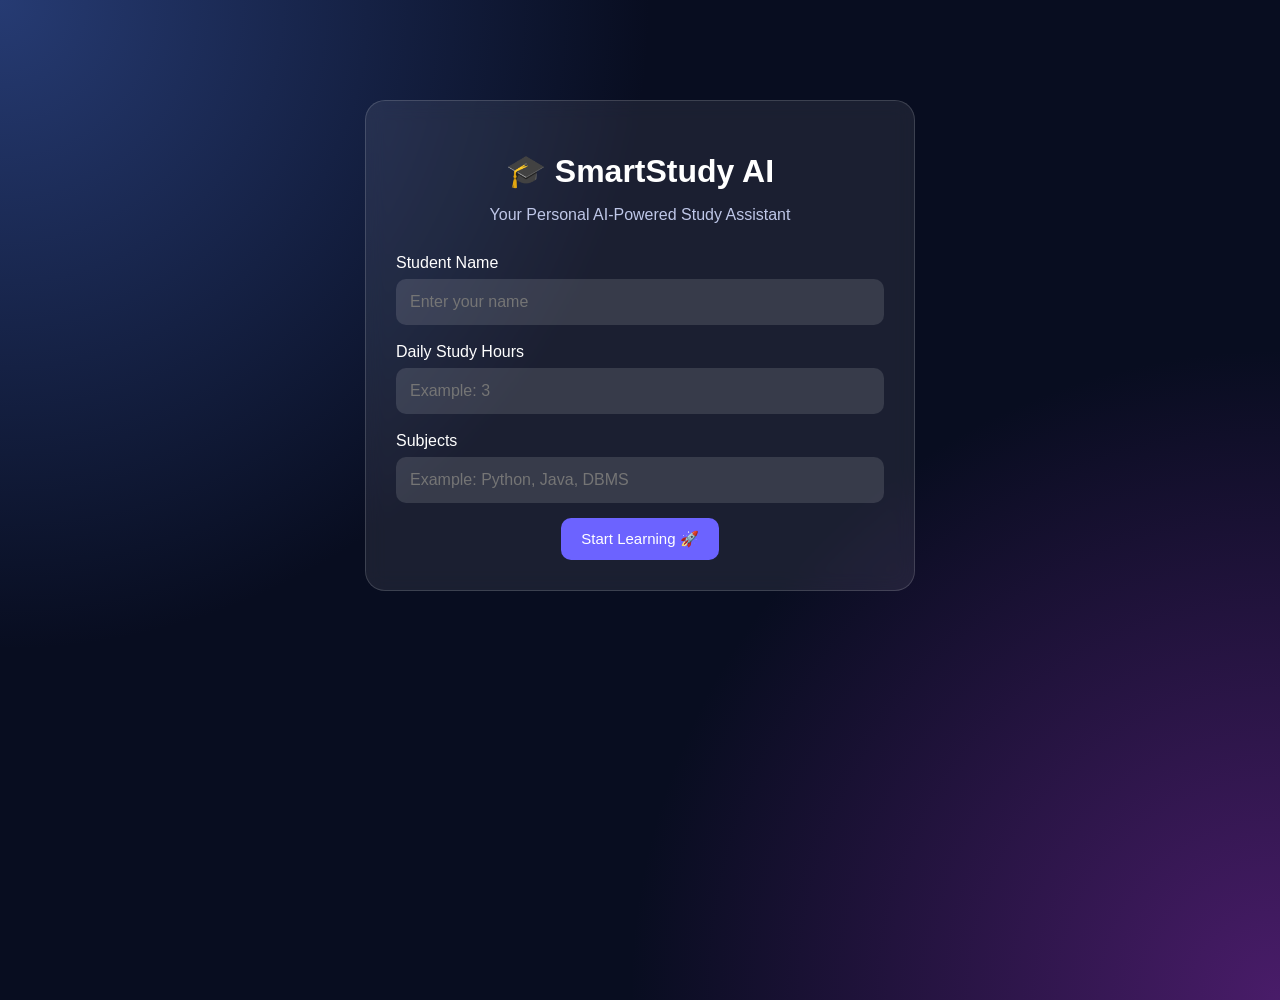
<file: index.html>
<!DOCTYPE html>
<html lang="en">
<head>
    <meta charset="UTF-8">
    <meta name="viewport" content="width=device-width, initial-scale=1.0">
    <title>SmartStudy AI</title>
    <link rel="stylesheet" href="style.css">
</head>

<body>

<div class="container">
    <div class="card welcome-card">

        <h1>🎓 SmartStudy AI</h1>
        <p class="subtitle">
            Your Personal AI-Powered Study Assistant
        </p>

        <label>Student Name</label>
        <input type="text" id="studentName" placeholder="Enter your name">

        <label>Daily Study Hours</label>
        <input type="number" id="studyHours" min="1" max="12"
               placeholder="Example: 3">

        <label>Subjects</label>
        <input type="text" id="subjects"
               placeholder="Example: Python, Java, DBMS">

        <button onclick="startStudy()">Start Learning 🚀</button>

    </div>
</div>

<script>
function startStudy() {

    const name = document.getElementById("studentName").value.trim();
    const hours = document.getElementById("studyHours").value;
    const subjects = document.getElementById("subjects").value.trim();

    if (!name || !hours || !subjects) {
        alert("Please fill all the fields.");
        return;
    }

    localStorage.setItem("studentName", name);
    localStorage.setItem("studyHours", hours);
    localStorage.setItem("subjects", subjects);

    localStorage.setItem("progress", "0");
    localStorage.setItem("quizScore", "0");

    window.location.href = "dashboard.html";
}
</script>

</body>
</html>
</file>
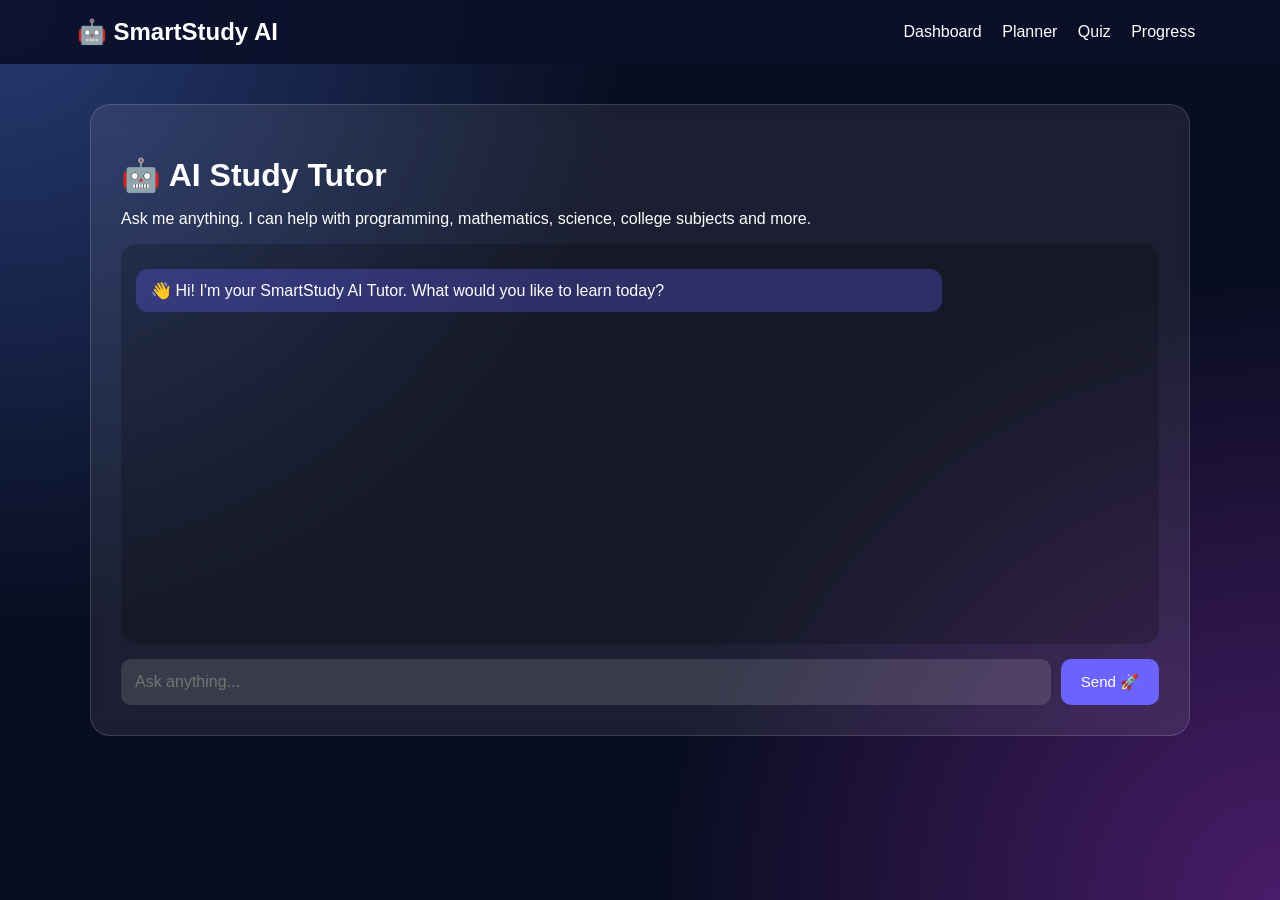
<file: chatbot.html>
<!DOCTYPE html>
<html lang="en">

<head>
    <meta charset="UTF-8">
    <meta name="viewport" content="width=device-width, initial-scale=1.0">

    <title>SmartStudy AI Tutor</title>

    <link rel="stylesheet" href="style.css">
</head>

<body>

<nav>

    <h2>🤖 SmartStudy AI</h2>

    <div>
        <a href="dashboard.html">Dashboard</a>
        <a href="planner.html">Planner</a>
        <a href="quiz.html">Quiz</a>
        <a href="progress.html">Progress</a>
    </div>

</nav>


<div class="container">

    <div class="card chatbot">

        <h1>🤖 AI Study Tutor</h1>

        <p>
            Ask me anything. I can help with programming,
            mathematics, science, college subjects and more.
        </p>


        <div id="chatBox">

            <div class="bot-message">
                👋 Hi! I'm your SmartStudy AI Tutor.
                What would you like to learn today?
            </div>

        </div>


        <div class="chat-input">

            <input
                type="text"
                id="userMessage"
                placeholder="Ask anything..."
                onkeydown="handleEnter(event)"
            >

            <button onclick="sendMessage()">
                Send 🚀
            </button>

        </div>

    </div>

</div>


<script>

async function sendMessage() {

    const input = document.getElementById("userMessage");

    const message = input.value.trim();

    if (!message) {
        return;
    }


    const chatBox = document.getElementById("chatBox");


    // Show user message

    chatBox.innerHTML += `
        <div class="user-message">
            ${escapeHTML(message)}
        </div>
    `;


    input.value = "";


    // Show loading

    const loading = document.createElement("div");

    loading.className = "bot-message";

    loading.id = "loading";

    loading.textContent = "🤖 Thinking...";

    chatBox.appendChild(loading);


    chatBox.scrollTop = chatBox.scrollHeight;


    try {

        const response = await fetch("/api/chat", {

            method: "POST",

            headers: {
                "Content-Type": "application/json"
            },

            body: JSON.stringify({
                message: message
            })

        });


        const contentType = response.headers.get("content-type") || "";
        if (!contentType.includes("application/json")) {
            throw new Error("The Python API is not serving this page. Start server.py and open http://127.0.0.1:5000/chatbot.html.");
        }

        const data = await response.json();
        if (!response.ok) {
            throw new Error(data.error || "The AI service request failed.");
        }

        loading.remove();

        chatBox.innerHTML += `
            <div class="bot-message">
                🤖 ${formatAnswer(data.reply || "No response was returned.")}
            </div>
        `;


    } catch (error) {

        loading.remove();

        const errorMessage = error instanceof TypeError
            ? "Cannot reach the Python server. Start it with python server.py, then open http://127.0.0.1:5000/chatbot.html."
            : error.message;
        const errorBubble = document.createElement("div");
        errorBubble.className = "bot-message";
        errorBubble.textContent = `❌ ${errorMessage}`;
        chatBox.appendChild(errorBubble);

    }


    chatBox.scrollTop = chatBox.scrollHeight;
}


function handleEnter(event) {

    if (event.key === "Enter") {
        sendMessage();
    }

}


function escapeHTML(text) {

    const div = document.createElement("div");

    div.textContent = text;

    return div.innerHTML;

}


function formatAnswer(text) {

    return escapeHTML(text)
        .replace(/\n/g, "<br>");

}

</script>

</body>

</html>
</file>
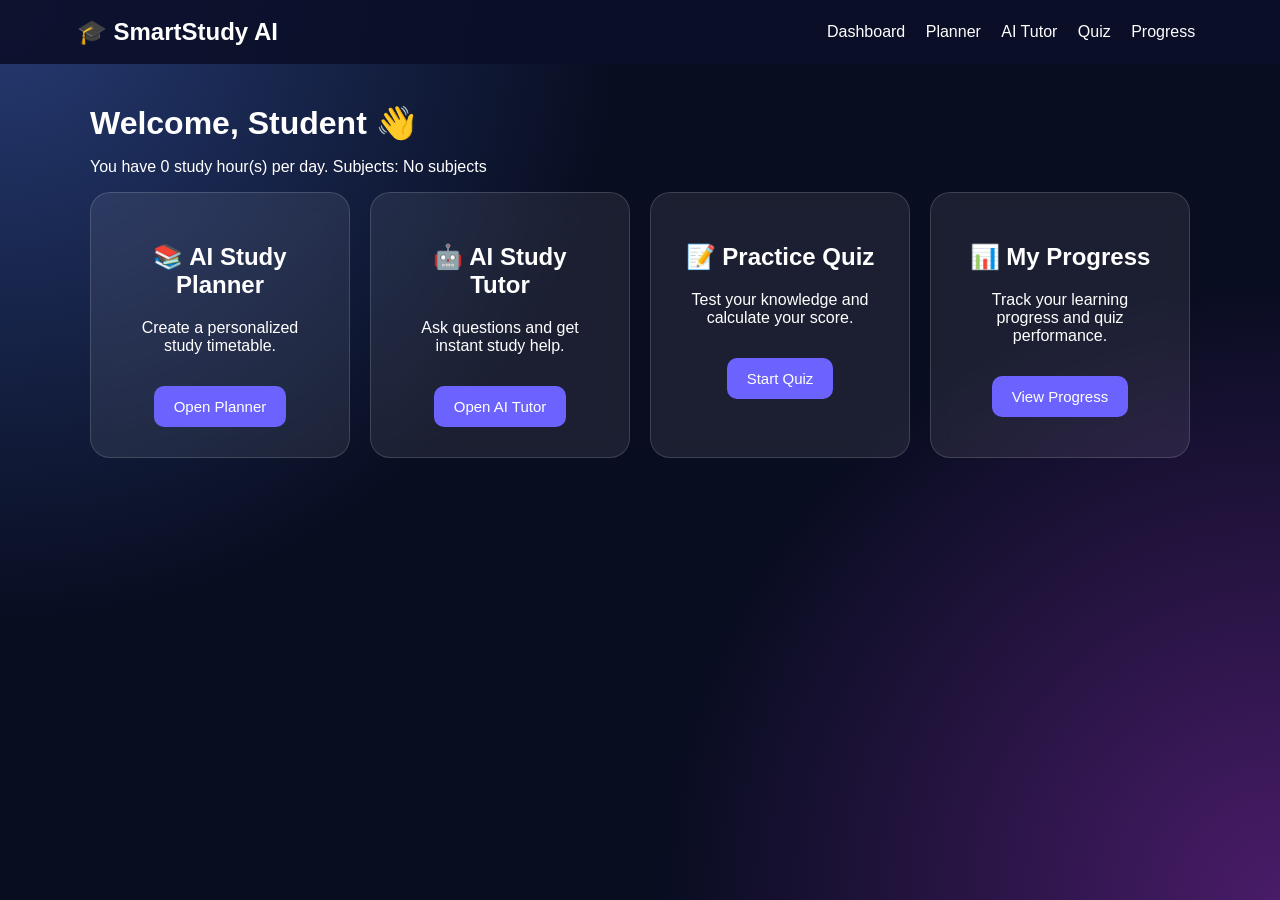
<file: dashboard.html>
<!DOCTYPE html>
<html lang="en">
<head>
    <meta charset="UTF-8">
    <meta name="viewport" content="width=device-width, initial-scale=1.0">
    <title>SmartStudy AI - Dashboard</title>
    <link rel="stylesheet" href="style.css">
</head>

<body>

<nav>
    <h2>🎓 SmartStudy AI</h2>

    <div>
        <a href="dashboard.html">Dashboard</a>
        <a href="planner.html">Planner</a>
        <a href="chatbot.html">AI Tutor</a>
        <a href="quiz.html">Quiz</a>
        <a href="progress.html">Progress</a>
    </div>
</nav>

<div class="container">

    <h1>Welcome, <span id="name"></span> 👋</h1>

    <p id="studyInfo"></p>

    <div class="grid">

        <div class="feature-card">
            <h2>📚 AI Study Planner</h2>
            <p>Create a personalized study timetable.</p>
            <a href="planner.html">
                <button>Open Planner</button>
            </a>
        </div>

        <div class="feature-card">
            <h2>🤖 AI Study Tutor</h2>
            <p>Ask questions and get instant study help.</p>
            <a href="chatbot.html">
                <button>Open AI Tutor</button>
            </a>
        </div>

        <div class="feature-card">
            <h2>📝 Practice Quiz</h2>
            <p>Test your knowledge and calculate your score.</p>
            <a href="quiz.html">
                <button>Start Quiz</button>
            </a>
        </div>

        <div class="feature-card">
            <h2>📊 My Progress</h2>
            <p>Track your learning progress and quiz performance.</p>
            <a href="progress.html">
                <button>View Progress</button>
            </a>
        </div>

    </div>

</div>

<script>
const name = localStorage.getItem("studentName") || "Student";
const hours = localStorage.getItem("studyHours") || "0";
const subjects = localStorage.getItem("subjects") || "No subjects";

document.getElementById("name").textContent = name;

document.getElementById("studyInfo").textContent =
    "You have " + hours + " study hour(s) per day. Subjects: " + subjects;
</script>

</body>
</html>
</file>
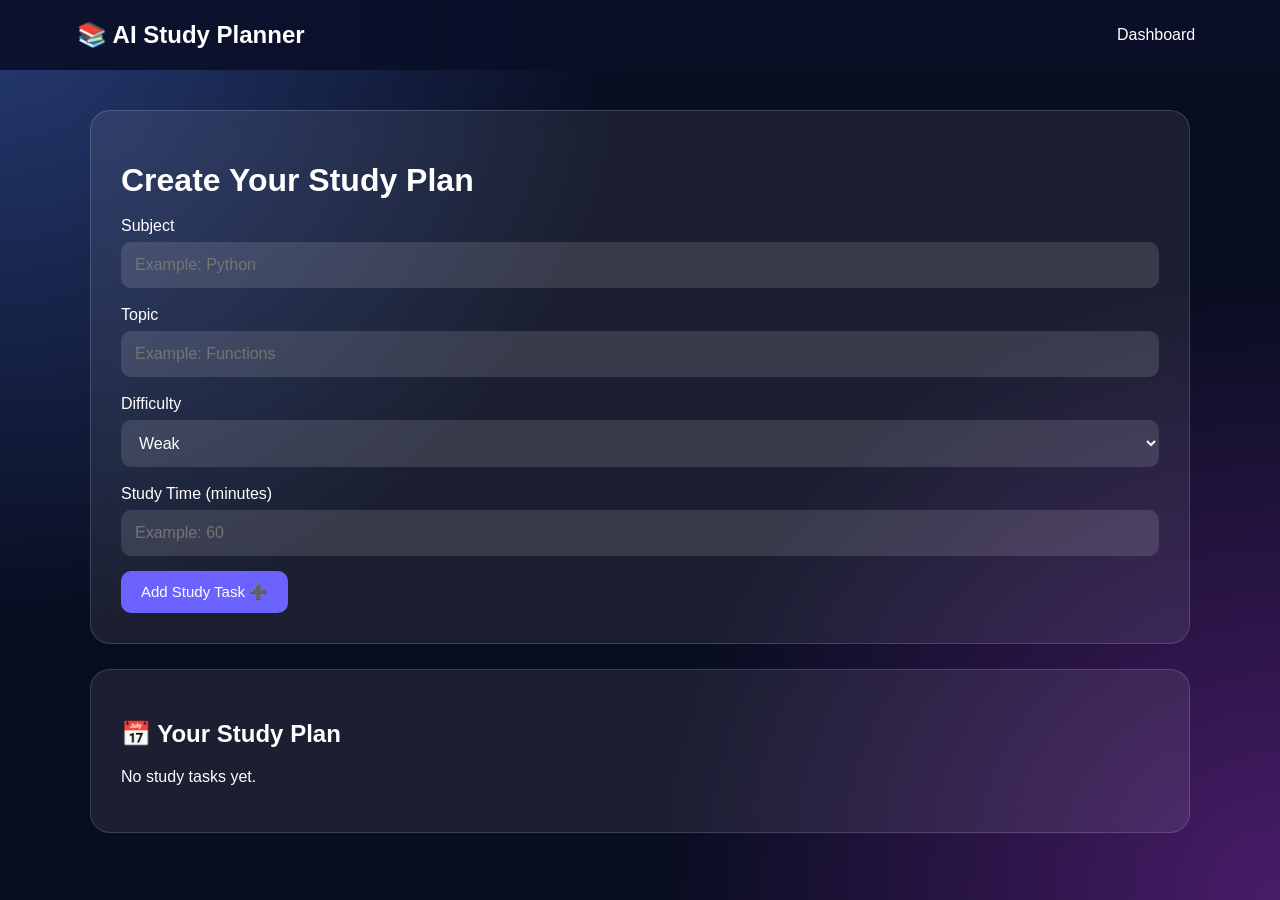
<file: planner.html>
<!DOCTYPE html>
<html lang="en">
<head>
    <meta charset="UTF-8">
    <meta name="viewport" content="width=device-width, initial-scale=1.0">
    <title>AI Study Planner</title>
    <link rel="stylesheet" href="style.css">
</head>

<body>

<nav>
    <h2>📚 AI Study Planner</h2>
    <a href="dashboard.html">Dashboard</a>
</nav>

<div class="container">

    <div class="card">

        <h1>Create Your Study Plan</h1>

        <label>Subject</label>
        <input type="text" id="subject"
               placeholder="Example: Python">

        <label>Topic</label>
        <input type="text" id="topic"
               placeholder="Example: Functions">

        <label>Difficulty</label>
        <select id="difficulty">
            <option value="Weak">Weak</option>
            <option value="Average">Average</option>
            <option value="Strong">Strong</option>
        </select>

        <label>Study Time (minutes)</label>
        <input type="number" id="time"
               placeholder="Example: 60">

        <button onclick="addTask()">Add Study Task ➕</button>

    </div>

    <div class="card">

        <h2>📅 Your Study Plan</h2>

        <div id="plan"></div>

    </div>

</div>

<script>

let tasks = JSON.parse(localStorage.getItem("studyTasks")) || [];

function displayTasks() {

    const plan = document.getElementById("plan");

    if (tasks.length === 0) {
        plan.innerHTML = "<p>No study tasks yet.</p>";
        return;
    }

    plan.innerHTML = "";

    tasks.forEach((task, index) => {

        const div = document.createElement("div");
        div.className = "task";

        div.innerHTML = `
            <h3>${task.subject}</h3>
            <p>📖 Topic: ${task.topic}</p>
            <p>🔥 Difficulty: ${task.difficulty}</p>
            <p>⏱️ Study Time: ${task.time} minutes</p>

            <button onclick="completeTask(${index})">
                ${task.completed ? "✅ Completed" : "Complete"}
            </button>

            <button onclick="deleteTask(${index})">
                🗑️ Delete
            </button>
        `;

        plan.appendChild(div);
    });
}

function addTask() {

    const subject = document.getElementById("subject").value.trim();
    const topic = document.getElementById("topic").value.trim();
    const difficulty = document.getElementById("difficulty").value;
    const time = document.getElementById("time").value;

    if (!subject || !topic || !time) {
        alert("Please fill all fields.");
        return;
    }

    tasks.push({
        subject,
        topic,
        difficulty,
        time,
        completed: false
    });

    localStorage.setItem("studyTasks", JSON.stringify(tasks));

    document.getElementById("subject").value = "";
    document.getElementById("topic").value = "";
    document.getElementById("time").value = "";

    displayTasks();
    updateProgress();
}

function completeTask(index) {

    tasks[index].completed = !tasks[index].completed;

    localStorage.setItem("studyTasks", JSON.stringify(tasks));

    displayTasks();
    updateProgress();
}

function deleteTask(index) {

    tasks.splice(index, 1);

    localStorage.setItem("studyTasks", JSON.stringify(tasks));

    displayTasks();
    updateProgress();
}

function updateProgress() {

    if (tasks.length === 0) {
        localStorage.setItem("progress", "0");
        return;
    }

    const completed = tasks.filter(task => task.completed).length;

    const progress = Math.round(
        (completed / tasks.length) * 100
    );

    localStorage.setItem("progress", progress);
}

displayTasks();

</script>

</body>
</html>
</file>
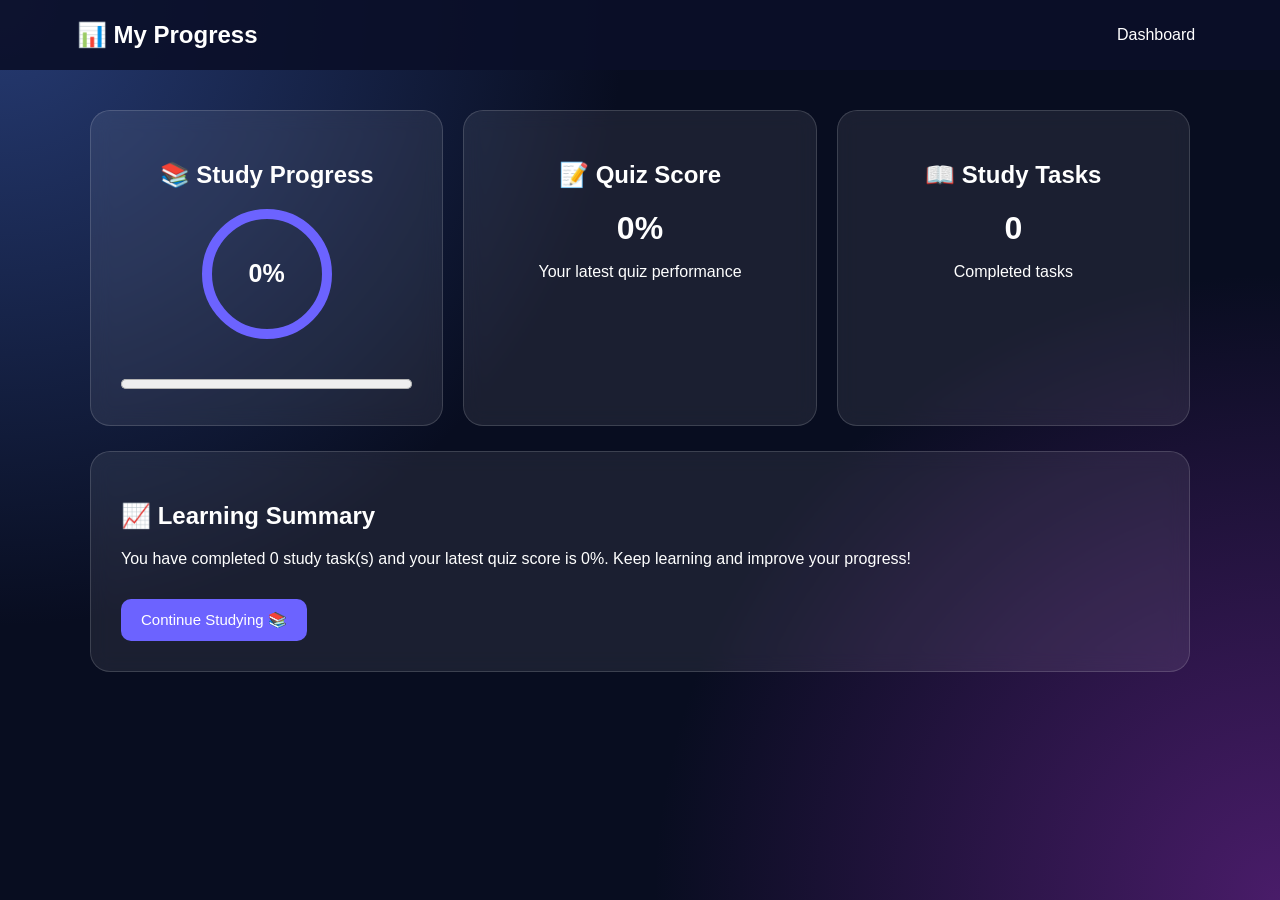
<file: progress.html>
<!DOCTYPE html>
<html lang="en">
<head>
    <meta charset="UTF-8">
    <meta name="viewport" content="width=device-width, initial-scale=1.0">
    <title>My Progress</title>
    <link rel="stylesheet" href="style.css">
</head>

<body>

<nav>
    <h2>📊 My Progress</h2>
    <a href="dashboard.html">Dashboard</a>
</nav>

<div class="container">

    <div class="grid">

        <div class="feature-card">
            <h2>📚 Study Progress</h2>

            <div class="progress-circle">
                <span id="progressText">0%</span>
            </div>

            <progress id="progressBar"
                      value="0"
                      max="100">
            </progress>
        </div>

        <div class="feature-card">
            <h2>📝 Quiz Score</h2>

            <h1 id="quizScore">0%</h1>

            <p>Your latest quiz performance</p>
        </div>

        <div class="feature-card">
            <h2>📖 Study Tasks</h2>

            <h1 id="completedTasks">0</h1>

            <p>Completed tasks</p>
        </div>

    </div>

    <div class="card">

        <h2>📈 Learning Summary</h2>

        <p id="summary"></p>

        <a href="planner.html">
            <button>Continue Studying 📚</button>
        </a>

    </div>

</div>

<script>

const progress =
    Number(localStorage.getItem("progress")) || 0;

const quizScore =
    Number(localStorage.getItem("quizScore")) || 0;

const tasks =
    JSON.parse(localStorage.getItem("studyTasks")) || [];

const completed =
    tasks.filter(task => task.completed).length;

document.getElementById("progressText").textContent =
    progress + "%";

document.getElementById("progressBar").value =
    progress;

document.getElementById("quizScore").textContent =
    quizScore + "%";

document.getElementById("completedTasks").textContent =
    completed;

document.getElementById("summary").textContent =
    `You have completed ${completed} study task(s) and your latest quiz score is ${quizScore}%. Keep learning and improve your progress!`;

</script>

</body>
</html>
</file>
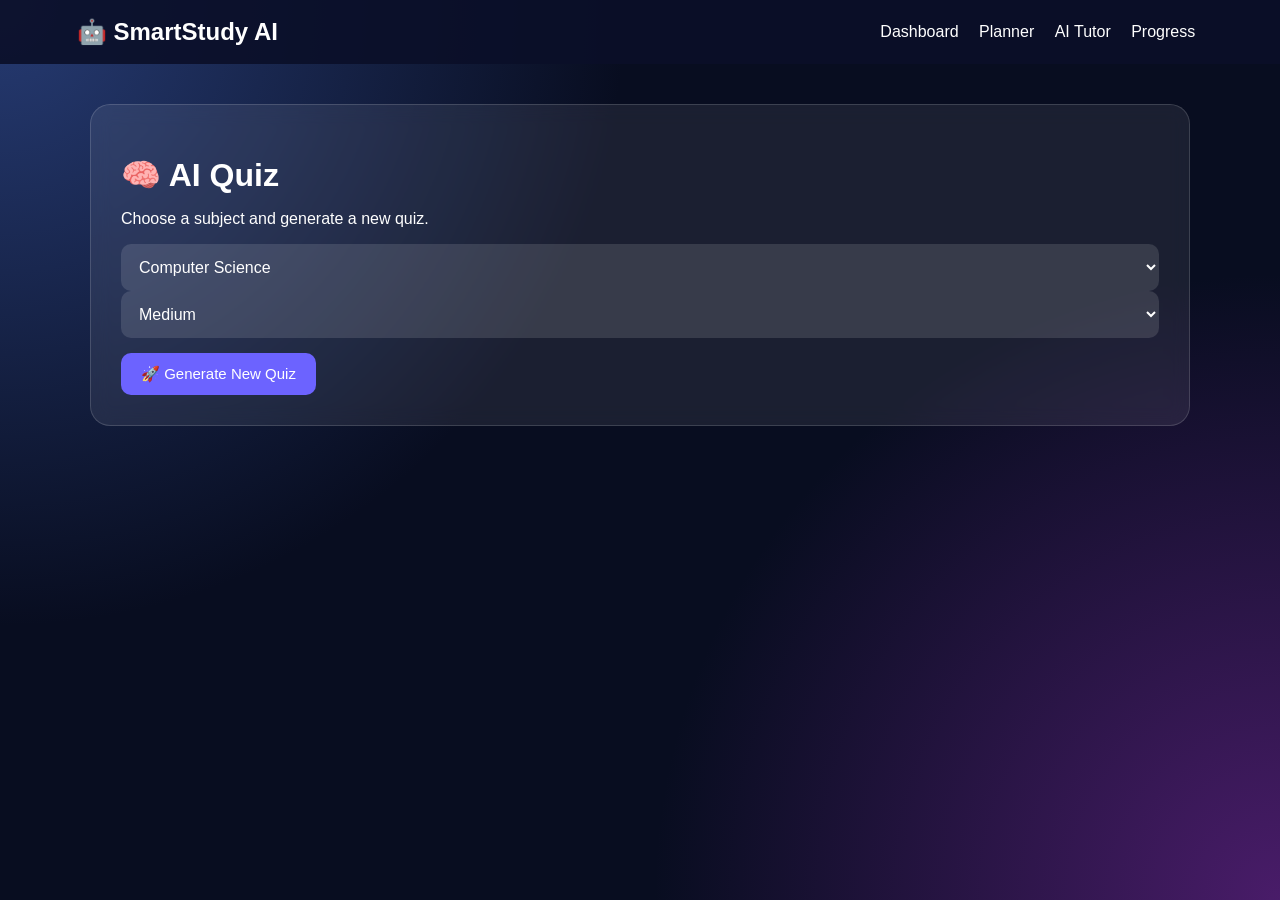
<file: quiz.html>
<!DOCTYPE html>
<html lang="en">
<head>
    <meta charset="UTF-8">
    <meta name="viewport" content="width=device-width, initial-scale=1.0">
    <title>SmartStudy AI Quiz</title>
    <link rel="stylesheet" href="style.css">
</head>
<body>
    <nav>
        <h2>🤖 SmartStudy AI</h2>
        <div>
            <a href="dashboard.html">Dashboard</a>
            <a href="planner.html">Planner</a>
            <a href="chatbot.html">AI Tutor</a>
            <a href="progress.html">Progress</a>
        </div>
    </nav>

    <div class="container">
        <div class="card">
            <h1>🧠 AI Quiz</h1>
            <p id="quizInfo">Choose a subject and generate a new quiz.</p>

            <div class="quiz-settings">
                <select id="subject">
                    <option value="Computer Science">Computer Science</option>
                    <option value="Python">Python</option>
                    <option value="Java">Java</option>
                    <option value="C Programming">C Programming</option>
                    <option value="DBMS">DBMS</option>
                    <option value="HTML and CSS">HTML and CSS</option>
                    <option value="SQL">SQL</option>
                    <option value="Mathematics">Mathematics</option>
                    <option value="Mixed CSE">Mixed CSE</option>
                </select>
                <select id="difficulty">
                    <option value="easy">Easy</option>
                    <option value="medium" selected>Medium</option>
                    <option value="hard">Hard</option>
                </select>
                <button onclick="generateQuiz()">🚀 Generate New Quiz</button>
            </div>

            <div id="loading" style="display:none;">
                <h3>🤖 Creating your quiz...</h3>
                <p>Please wait...</p>
            </div>
            <div id="quiz"></div>
            <div id="quizControls" style="display:none;">
                <button onclick="submitQuiz()">✅ Submit Quiz</button>
                <button onclick="generateQuiz()">🔄 New Quiz</button>
            </div>
            <div id="result"></div>
        </div>
    </div>

<script>
let questions = [];

async function generateQuiz() {
    const subject = document.getElementById("subject").value;
    const difficulty = document.getElementById("difficulty").value;
    const loading = document.getElementById("loading");
    loading.style.display = "block";
    document.getElementById("quiz").innerHTML = "";
    document.getElementById("quizControls").style.display = "none";
    document.getElementById("result").innerHTML = "";

    try {
        const response = await fetch("/generate-quiz", {
            method: "POST",
            headers: { "Content-Type": "application/json" },
            body: JSON.stringify({ subject, difficulty, count: 10 })
        });
        const data = await response.json();
        if (!response.ok) {
            throw new Error(data.error || "Quiz generation failed");
        }
        if (!Array.isArray(data.questions) || data.questions.length === 0) {
            throw new Error("The quiz response was empty");
        }
        questions = data.questions;
        document.getElementById("quizInfo").textContent =
            `${subject} · ${difficulty} · AI-generated`;
    } catch (error) {
        questions = getFallbackQuestions();
        document.getElementById("quizInfo").textContent =
            "Gemini is unavailable. Showing a built-in mixed CSE practice quiz.";
    } finally {
        loading.style.display = "none";
    }

    displayQuiz();
}

function getFallbackQuestions() {
    return [
        {
            question: "What does HTML stand for?",
            options: ["HighText Machine Language", "HyperText Markup Language", "Home Tool Markup Language", "Hyperlink Text Management Language"],
            answer: 1
        },
        {
            question: "Which language is commonly used for data science?",
            options: ["HTML", "Python", "CSS", "XML"],
            answer: 1
        },
        {
            question: "What does DBMS stand for?",
            options: ["Data Backup Management Software", "Database Machine System", "Database Management System", "Data Management Service"],
            answer: 2
        },
        {
            question: "Which keyword declares a class in Java?",
            options: ["object", "new", "define", "class"],
            answer: 3
        },
        {
            question: "Which symbol starts a single-line comment in C?",
            options: ["/*", "//", "#", "<!--"],
            answer: 1
        },
        {
            question: "Which SQL command retrieves rows from a table?",
            options: ["GET", "READ", "SELECT", "FETCHDATA"],
            answer: 2
        },
        {
            question: "What does CPU stand for?",
            options: ["Central Processing Unit", "Computer Power Unit", "Central Program Unit", "Computer Processing Utility"],
            answer: 0
        },
        {
            question: "Which HTML element creates a hyperlink?",
            options: ["<link>", "<a>", "<href>", "<url>"],
            answer: 1
        },
        {
            question: "Which data structure follows LIFO order?",
            options: ["Queue", "Array", "Stack", "Tree"],
            answer: 2
        },
        {
            question: "Which technology is primarily used to style HTML pages?",
            options: ["SQL", "Python", "Java", "CSS"],
            answer: 3
        }
    ];
}

function displayQuiz() {
    const quiz = document.getElementById("quiz");
    quiz.innerHTML = "";

    questions.forEach((question, index) => {
        const questionDiv = document.createElement("div");
        questionDiv.className = "quiz-question";

        const heading = document.createElement("h3");
        heading.textContent = `${index + 1}. ${question.question}`;
        questionDiv.appendChild(heading);

        question.options.forEach((option, optionIndex) => {
            const label = document.createElement("label");
            label.className = "quiz-option";

            const input = document.createElement("input");
            input.type = "radio";
            input.name = `question${index}`;
            input.value = optionIndex;

            const text = document.createElement("span");
            text.textContent = option;
            label.append(input, text);
            questionDiv.appendChild(label);
        });

        quiz.appendChild(questionDiv);
    });

    document.getElementById("quizControls").style.display = "block";
}

function submitQuiz() {
    let score = 0;
    questions.forEach((question, index) => {
        const selected = document.querySelector(
            `input[name="question${index}"]:checked`
        );
        if (selected && Number(selected.value) === question.answer) {
            score++;
        }
    });

    const percentage = Math.round((score / questions.length) * 100);
    document.getElementById("result").textContent =
        `Quiz completed: ${score} / ${questions.length} (${percentage}%).`;
    localStorage.setItem("quizScore", percentage);
}
</script>
</body>
</html>
</file>
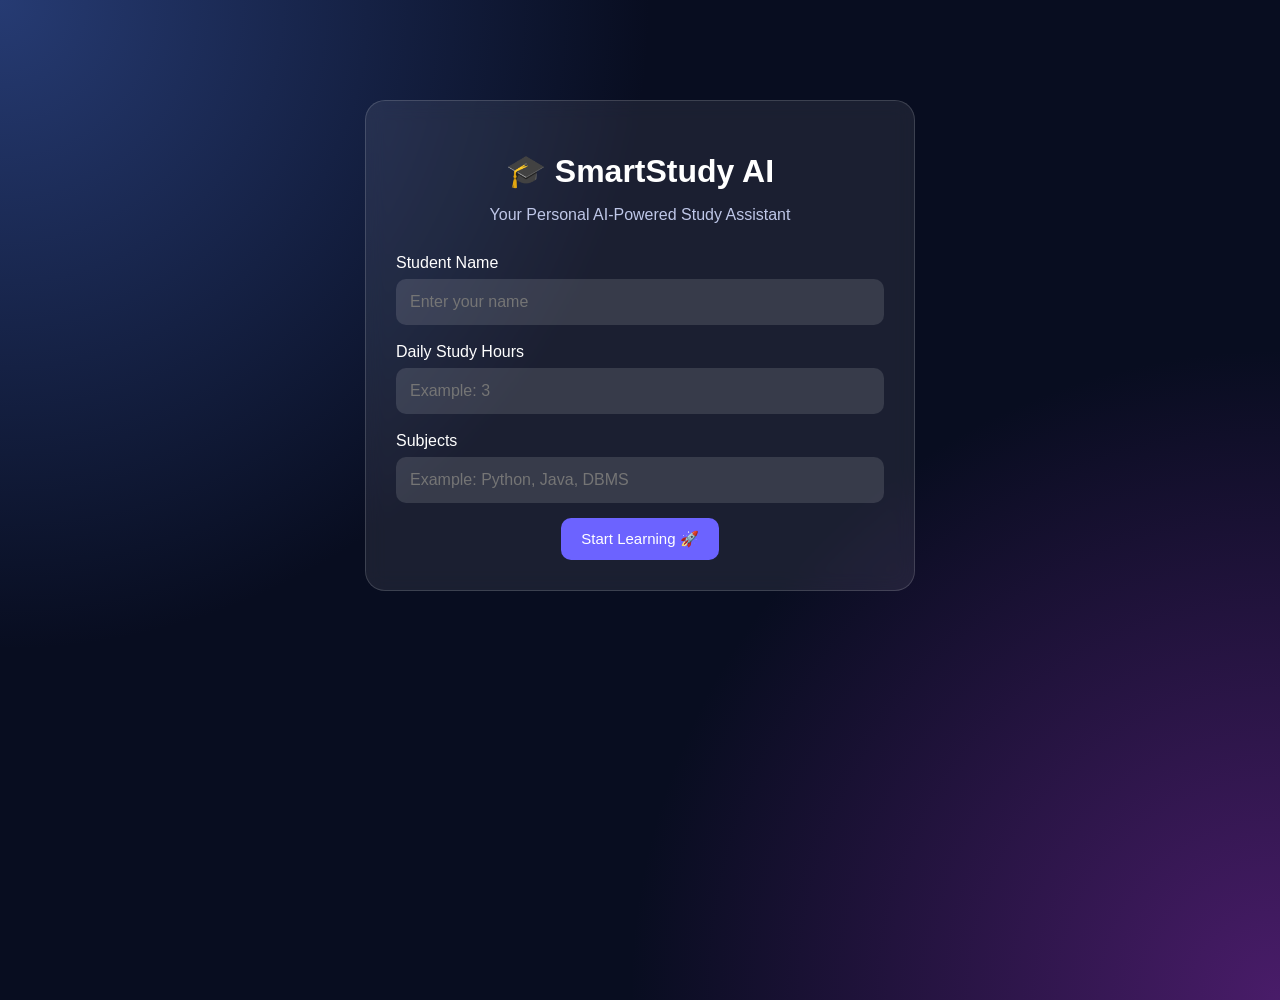
<file: student.html>
<!DOCTYPE html>
<html lang="en">
<head>
    <meta charset="UTF-8">
    <meta name="viewport" content="width=device-width, initial-scale=1.0">
    <title>SmartStudy AI</title>
    <link rel="stylesheet" href="style.css">
</head>

<body>

<div class="container">
    <div class="card welcome-card">

        <h1>🎓 SmartStudy AI</h1>
        <p class="subtitle">
            Your Personal AI-Powered Study Assistant
        </p>

        <label>Student Name</label>
        <input type="text" id="studentName" placeholder="Enter your name">

        <label>Daily Study Hours</label>
        <input type="number" id="studyHours" min="1" max="12"
               placeholder="Example: 3">

        <label>Subjects</label>
        <input type="text" id="subjects"
               placeholder="Example: Python, Java, DBMS">

        <button onclick="startStudy()">Start Learning 🚀</button>

    </div>
</div>

<script>
function startStudy() {

    const name = document.getElementById("studentName").value.trim();
    const hours = document.getElementById("studyHours").value;
    const subjects = document.getElementById("subjects").value.trim();

    if (!name || !hours || !subjects) {
        alert("Please fill all the fields.");
        return;
    }

    localStorage.setItem("studentName", name);
    localStorage.setItem("studyHours", hours);
    localStorage.setItem("subjects", subjects);

    localStorage.setItem("progress", "0");
    localStorage.setItem("quizScore", "0");

    window.location.href = "dashboard.html";
}
</script>

</body>
</html>
</file>
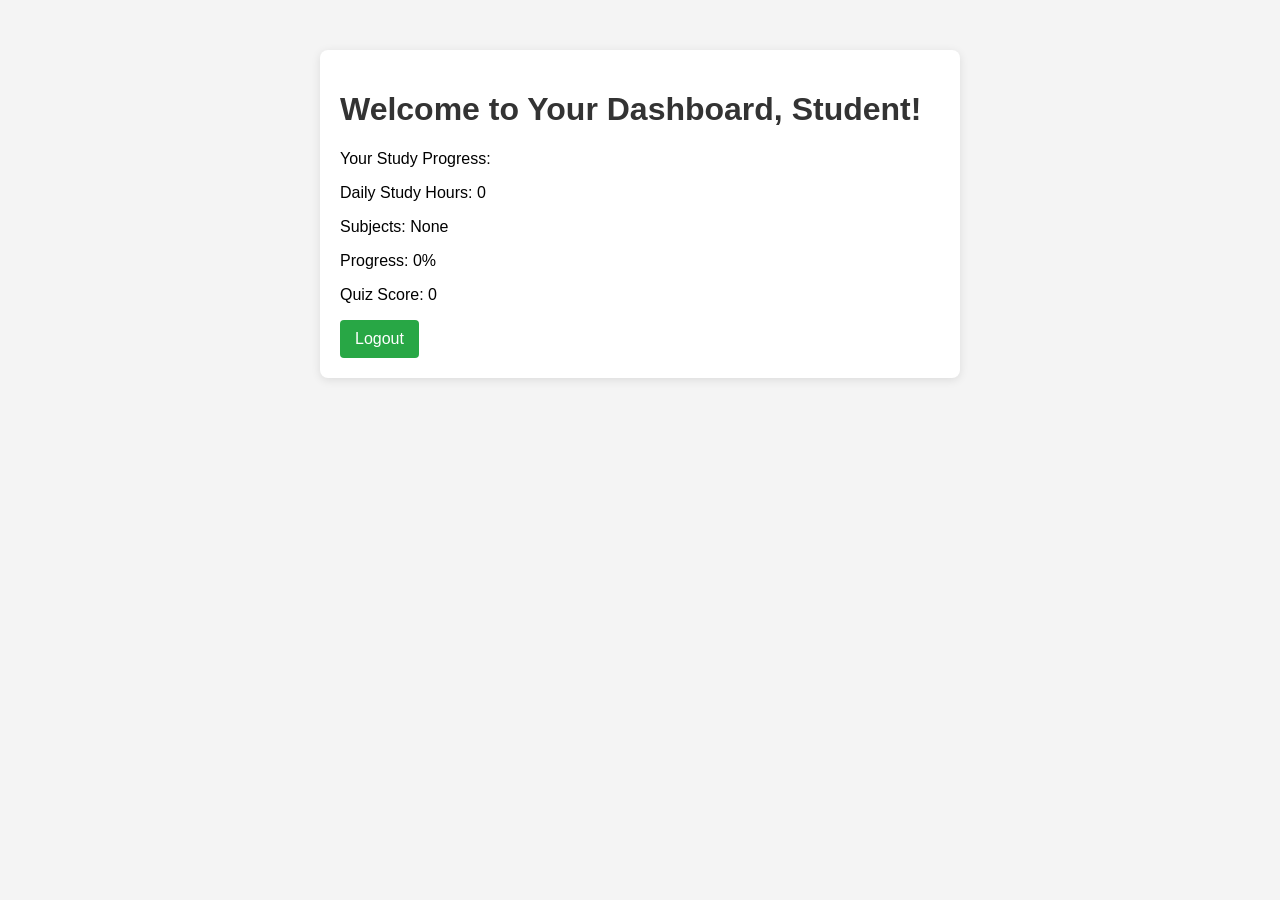
<file: smartstudy-ai/dashboard.html>
<!DOCTYPE html>
<html lang="en">
<head>
    <meta charset="UTF-8">
    <meta name="viewport" content="width=device-width, initial-scale=1.0">
    <title>Dashboard - SmartStudy AI</title>
    <link rel="stylesheet" href="style.css">
</head>

<body>

<div class="container">
    <div class="card dashboard-card">
        <h1>Welcome to Your Dashboard, <span id="userName"></span>!</h1>
        <p>Your Study Progress:</p>
        <div id="progressContainer">
            <p>Daily Study Hours: <span id="dailyHours"></span></p>
            <p>Subjects: <span id="subjectList"></span></p>
            <p>Progress: <span id="progress"></span>%</p>
            <p>Quiz Score: <span id="quizScore"></span></p>
        </div>
        <button onclick="logout()">Logout</button>
    </div>
</div>

<script>
function loadDashboard() {
    const name = localStorage.getItem("studentName");
    const hours = localStorage.getItem("studyHours");
    const subjects = localStorage.getItem("subjects");
    const progress = localStorage.getItem("progress");
    const quizScore = localStorage.getItem("quizScore");

    document.getElementById("userName").textContent = name || "Student";
    document.getElementById("dailyHours").textContent = hours || "0";
    document.getElementById("subjectList").textContent = subjects || "None";
    document.getElementById("progress").textContent = progress || "0";
    document.getElementById("quizScore").textContent = quizScore || "0";
}

function logout() {
    localStorage.clear();
    window.location.href = "student.html";
}

window.onload = loadDashboard;
</script>

</body>
</html>
</file>
<file: style.css>
* {
    box-sizing: border-box;
}

body {
    margin: 0;
    font-family: Arial, sans-serif;
    color: white;

    background:
        radial-gradient(circle at top left, #263b73, transparent 40%),
        radial-gradient(circle at bottom right, #491c69, transparent 40%),
        #080d20;

    min-height: 100vh;
}

nav {
    padding: 18px 6%;
    background: rgba(10, 15, 40, 0.9);

    display: flex;
    justify-content: space-between;
    align-items: center;

    flex-wrap: wrap;
    gap: 15px;
}

nav h2 {
    margin: 0;
}

nav a {
    color: white;
    text-decoration: none;
    margin: 8px;
}

.container {
    width: 90%;
    max-width: 1100px;
    margin: 40px auto;
}

.card,
.feature-card {
    background: rgba(255, 255, 255, 0.08);

    border: 1px solid rgba(255, 255, 255, 0.15);

    border-radius: 20px;

    padding: 30px;

    margin-bottom: 25px;

    backdrop-filter: blur(10px);
}

.welcome-card {
    max-width: 550px;
    margin: 100px auto;
    text-align: center;
}

h1 {
    margin-bottom: 10px;
}

.subtitle {
    color: #bfc7e8;
    margin-bottom: 30px;
}

label {
    display: block;
    text-align: left;
    margin-top: 18px;
    margin-bottom: 7px;
}

input,
select {
    width: 100%;
    padding: 14px;

    border-radius: 10px;
    border: none;

    background: rgba(255, 255, 255, 0.12);
    color: white;

    font-size: 16px;
}

select option {
    color: black;
}

button {
    background: #6c63ff;
    color: white;

    border: none;
    border-radius: 10px;

    padding: 12px 20px;

    margin-top: 15px;

    font-size: 15px;
    cursor: pointer;

    transition: 0.2s;
}

button:hover {
    transform: translateY(-2px);
    opacity: 0.9;
}

button:disabled {
    cursor: not-allowed;
    opacity: 0.7;
}

.grid {
    display: grid;

    grid-template-columns:
        repeat(auto-fit, minmax(250px, 1fr));

    gap: 20px;
}

.feature-card {
    text-align: center;
}

.task {
    background: rgba(255, 255, 255, 0.07);

    padding: 20px;

    border-radius: 15px;

    margin-top: 15px;
}

.task button {
    margin-right: 8px;
}

#chatBox {
    height: 400px;

    overflow-y: auto;

    padding: 15px;

    background: rgba(0, 0, 0, 0.2);

    border-radius: 15px;
}

.bot-message,
.user-message {
    padding: 12px 15px;

    margin: 10px 0;

    border-radius: 12px;

    max-width: 80%;
}

.bot-message {
    background: rgba(108, 99, 255, 0.3);
    margin-right: auto;
}

.user-message {
    background: rgba(255, 255, 255, 0.15);
    margin-left: auto;
}

.chat-input {
    display: flex;

    gap: 10px;

    margin-top: 15px;
}

.chat-input input {
    flex: 1;
}

.chat-input button {
    margin-top: 0;
}

.option {
    display: block;

    width: 100%;

    text-align: left;

    margin: 10px 0;
}

.correct {
    background: #159957 !important;
}

.wrong {
    background: #d62828 !important;
}

progress {
    width: 100%;
    height: 20px;
    margin-top: 15px;
}

.progress-circle {
    width: 130px;
    height: 130px;

    border-radius: 50%;

    border: 10px solid #6c63ff;

    display: flex;

    align-items: center;
    justify-content: center;

    margin: 20px auto;

    font-size: 25px;
    font-weight: bold;
}

@media (max-width: 600px) {

    nav {
        flex-direction: column;
    }

    nav a {
        display: inline-block;
    }

    .container {
        width: 94%;
    }

    .card {
        padding: 20px;
    }

    .chat-input {
        flex-direction: column;
    }

}
</file>
<file: smartstudy-ai/style.css>
body {
    font-family: Arial, sans-serif;
    background-color: #f4f4f4;
    margin: 0;
    padding: 0;
}

.container {
    max-width: 600px;
    margin: 50px auto;
    padding: 20px;
    background: white;
    border-radius: 8px;
    box-shadow: 0 2px 10px rgba(0, 0, 0, 0.1);
}

.welcome-card {
    text-align: center;
}

h1 {
    color: #333;
}

.subtitle {
    color: #666;
    margin-bottom: 20px;
}

label {
    display: block;
    margin: 10px 0 5px;
    font-weight: bold;
}

input[type="text"],
input[type="number"] {
    width: 100%;
    padding: 10px;
    margin-bottom: 20px;
    border: 1px solid #ccc;
    border-radius: 4px;
}

button {
    background-color: #28a745;
    color: white;
    padding: 10px 15px;
    border: none;
    border-radius: 4px;
    cursor: pointer;
    font-size: 16px;
}

button:hover {
    background-color: #218838;
}
</file>
